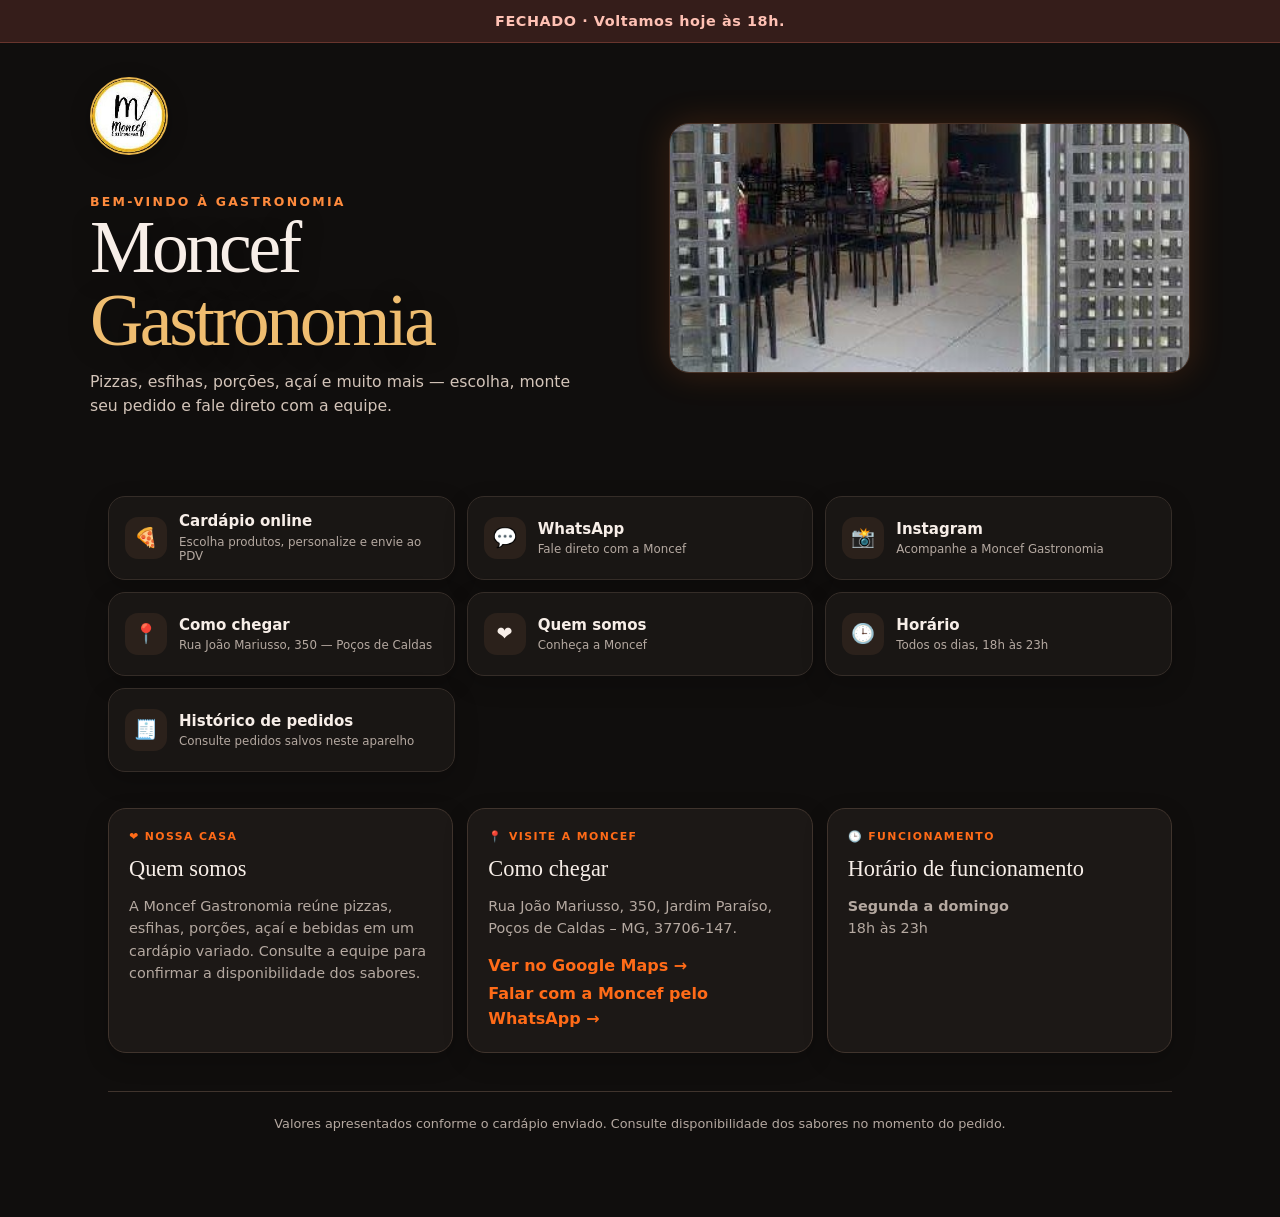
<file: index.html>
<!doctype html>
<html lang="pt-BR">
<head>
  <meta charset="utf-8">
  <meta name="viewport" content="width=device-width, initial-scale=1">
  <title>Moncef Gastronomia | Cardápio</title>
  <meta name="description" content="Conheça o cardápio Moncef Gastronomia: pizzas, esfihas, porções, açaí, bebidas e muito mais.">
  <meta property="og:type" content="website">
  <meta property="og:title" content="Moncef Gastronomia | Cardápio">
  <meta property="og:description" content="Pizzas, esfihas, porções, açaí e bebidas. Escolha seu próximo sabor favorito.">
  <meta name="twitter:card" content="summary_large_image">
  <meta name="theme-color" content="#211b1a">
  <meta name="apple-mobile-web-app-capable" content="yes">
  <meta name="apple-mobile-web-app-status-bar-style" content="default">
  <meta name="apple-mobile-web-app-title" content="Moncef Gastronomia">
  <style>
    :root{--ink:#f7eee8;--paper:#100e0d;--cream:#1b1715;--tomato:#ff6b18;--gold:#ff9b56;--muted:#b5a9a1;--line:#40342d;--white:#1c1816}
    *{box-sizing:border-box}
    html{scroll-behavior:smooth;scroll-padding-top:90px}
    body{margin:0;background:var(--paper);color:var(--ink);font-family:Inter,ui-sans-serif,system-ui,-apple-system,BlinkMacSystemFont,"Segoe UI",sans-serif;line-height:1.55}
    .hero{position:relative;overflow:hidden;background:#171311;color:var(--ink);padding:56px 20px 48px;text-align:center}
    .hero:before,.hero:after{content:"";position:absolute;border:1px solid rgba(212,154,66,.3);border-radius:50%;width:310px;height:310px;top:-205px;left:-100px;transform:rotate(25deg)}
    .hero:after{width:230px;height:230px;left:auto;right:-80px;top:auto;bottom:-160px}
    .eyebrow{color:#efbd70;text-transform:uppercase;font-size:.72rem;font-weight:800;letter-spacing:.2em;margin:0 0 12px}
    h1{font-family:Georgia,"Times New Roman",serif;font-size:clamp(2.8rem,8vw,5rem);font-weight:500;letter-spacing:-.045em;line-height:.98;margin:0}
    .hero p{max-width:600px;margin:17px auto 0;color:#e4d8c7;font-size:1rem}
    .hero .spark{color:#efbd70}
    .nav-wrap{position:sticky;top:0;z-index:5;background:rgba(16,14,13,.96);border-bottom:1px solid var(--line);backdrop-filter:blur(12px)}
    nav{max-width:1100px;margin:auto;display:flex;gap:9px;overflow-x:auto;padding:12px 18px;scrollbar-width:thin}
    nav a{flex:0 0 auto;text-decoration:none;color:var(--ink);font-size:.83rem;font-weight:750;padding:8px 13px;border:1px solid var(--line);border-radius:999px;background:var(--white)}
    nav a:hover{background:var(--tomato);color:#fff;border-color:var(--tomato)}
    main{max-width:1100px;margin:0 auto;padding:34px 18px 70px}
    .intro{text-align:center;color:var(--muted);font-size:.94rem;margin:0 auto 34px;max-width:670px}
    .section{margin:32px 0 52px;scroll-margin-top:82px}
    .section-heading{display:flex;align-items:end;justify-content:space-between;gap:16px;margin:0 0 18px;padding-bottom:12px;border-bottom:1px solid var(--line)}
    h2{font-family:Georgia,"Times New Roman",serif;font-weight:500;font-size:2.25rem;line-height:1;margin:0;letter-spacing:-.035em}
    .section-kicker{color:var(--tomato);font-weight:800;letter-spacing:.13em;text-transform:uppercase;font-size:.68rem;margin-bottom:6px}
    .hint{font-size:.82rem;color:var(--muted);text-align:right}
    .grid{display:grid;grid-template-columns:repeat(2,minmax(0,1fr));gap:16px}
    .grid.three{grid-template-columns:repeat(3,minmax(0,1fr))}
    .card{background:var(--white);border:1px solid var(--line);border-radius:18px;padding:20px 21px;box-shadow:0 7px 22px rgba(69,45,26,.035)}
    .card h3{font-family:Georgia,"Times New Roman",serif;font-weight:500;font-size:1.42rem;line-height:1.15;margin:0 0 6px}
    .card .sub{color:var(--muted);font-size:.82rem;margin:-1px 0 13px}
    .items{list-style:none;margin:0;padding:0}
    .items li{padding:11px 0;border-bottom:1px dashed var(--line)}
    .items li:last-child{border-bottom:0;padding-bottom:0}
    .item-top{display:flex;align-items:baseline;justify-content:space-between;gap:10px}
    .name{font-weight:800;font-size:.94rem;line-height:1.28}
    .price{white-space:nowrap;font-weight:850;color:var(--tomato);font-size:.94rem}
    .desc{display:block;color:var(--muted);font-size:.81rem;line-height:1.35;margin-top:3px}
    .pill{display:inline-block;background:#33251a;color:#ffbd82;font-size:.72rem;font-weight:800;border-radius:999px;padding:5px 9px;margin:0 5px 6px 0}
    .price-table{width:100%;border-collapse:collapse;font-size:.89rem;margin-top:9px}
    .price-table th{text-align:left;color:var(--muted);font-size:.72rem;text-transform:uppercase;letter-spacing:.08em;padding:7px 4px;border-bottom:1px solid var(--line)}
    .price-table td{padding:9px 4px;border-bottom:1px dashed var(--line)}
    .price-table td:not(:first-child){text-align:right;font-weight:800;color:var(--tomato);white-space:nowrap}
    .note{background:#251b15;border-left:4px solid var(--gold);border-radius:0 12px 12px 0;padding:13px 15px;color:#f0d4bf;font-size:.83rem;margin-top:15px}
    .flavor-list{display:grid;grid-template-columns:1fr 1fr;gap:0 18px}
    .flavor-list .items li{font-size:.88rem}
    .extras-grid{display:grid;grid-template-columns:repeat(3,minmax(0,1fr));gap:15px}
    .extras-grid .card{padding:17px}
    .extras-grid h3{font-size:1.22rem}
    .extras-grid .items li{padding:7px 0;font-size:.86rem}
    .footer-note{text-align:center;border-top:1px solid var(--line);padding:22px 12px 0;color:var(--muted);font-size:.8rem}
    @media(max-width:740px){.grid.three,.extras-grid{grid-template-columns:repeat(2,minmax(0,1fr))}}
    @media(max-width:560px){.hero{padding:47px 18px 40px}.hero p{font-size:.93rem}main{padding:25px 14px 54px}.grid,.grid.three,.extras-grid{grid-template-columns:1fr}.section{margin:28px 0 42px}.section-heading{align-items:start;flex-direction:column;gap:6px}.hint{text-align:left}.card{padding:18px}.flavor-list{grid-template-columns:1fr}h2{font-size:2rem}.intro{font-size:.88rem}}
    /* Moncef Gastronomia: destaque visual e fotos por categoria */
    .hero{min-height:410px;display:flex;align-items:center;text-align:left;padding:62px 22px}
    .hero:before{inset:0;top:0;left:0;width:auto;height:auto;border:0;border-radius:0;transform:none;background:linear-gradient(90deg,rgba(23,16,14,.94) 0%,rgba(23,16,14,.73) 48%,rgba(23,16,14,.16) 100%);z-index:1}
    .hero-photo{position:absolute;inset:0;width:100%;height:100%;object-fit:cover;z-index:0;opacity:.86}
    .hero:after{z-index:2;pointer-events:none}
    .hero-content{position:relative;z-index:3;width:min(100%,1050px);margin:0 auto}
    .hero .eyebrow{font-size:.82rem;letter-spacing:.22em;color:#ffc46c}
    .hero h1{font-size:clamp(3rem,8vw,6rem);max-width:800px;line-height:.96;text-shadow:0 4px 24px rgba(0,0,0,.35)}
    .hero-content>p:not(.eyebrow){margin:17px 0 22px;max-width:510px;font-size:1.06rem;color:#fff0dc}
    .hero-cta{display:inline-flex;gap:12px;align-items:center;text-decoration:none;background:var(--tomato);color:#fff;font-weight:850;padding:12px 19px;border-radius:999px;box-shadow:0 8px 25px rgba(0,0,0,.22);transition:transform .2s,background .2s}
    .hero-cta:hover{background:#e45a36;transform:translateY(-2px)}
    .photo-disclaimer{text-align:center;color:var(--muted);font-size:.75rem;margin:-24px auto 30px}
    .category-shot{margin:0 0 18px;background:var(--white);border:1px solid var(--line);padding:6px;border-radius:20px;box-shadow:0 12px 28px rgba(69,45,26,.08)}
    .category-shot img{display:block;width:100%;aspect-ratio:2.45/1;object-fit:cover;border-radius:15px}
    .category-shot figcaption{text-align:right;color:var(--muted);font-size:.68rem;padding:5px 7px 0}
    @media(max-width:560px){.hero{min-height:390px;padding:48px 20px}.hero:before{background:linear-gradient(90deg,rgba(23,16,14,.88),rgba(23,16,14,.57))}.hero h1{font-size:clamp(2.8rem,13vw,4.3rem)}.hero-content>p:not(.eyebrow){font-size:.94rem}.category-shot img{aspect-ratio:1.55/1}}
    /* Navegação por partes: mostra uma categoria de cada vez */
    .hero{min-height:365px}
    .home-screen{display:block;margin:0 0 38px;scroll-margin-top:18px}
    .home-intro{text-align:center;max-width:720px;margin:0 auto 25px}
    .home-intro h2{font-size:clamp(2rem,5vw,3rem);margin:0 0 10px}
    .home-intro p{color:var(--muted);margin:0 auto;max-width:570px}
    .category-grid{display:grid;grid-template-columns:repeat(2,minmax(0,1fr));gap:17px}
    .category-card{position:relative;display:flex;flex-direction:column;overflow:hidden;min-height:310px;background:var(--white);color:var(--ink);text-decoration:none;border:1px solid var(--line);border-radius:20px;box-shadow:0 9px 26px rgba(69,45,26,.08);transition:transform .18s,box-shadow .18s}
    .category-card:hover{transform:translateY(-3px);box-shadow:0 15px 34px rgba(69,45,26,.14)}
    .category-card>img{width:100%;height:190px;object-fit:cover;display:block}
    .category-icon{position:absolute;top:162px;left:17px;width:52px;height:52px;display:grid;place-items:center;background:var(--white);border:3px solid var(--paper);border-radius:50%;font-size:1.55rem}
    .category-title{font-family:Georgia,"Times New Roman",serif;font-size:1.65rem;font-weight:700;margin:28px 18px 2px}
    .category-desc{color:var(--muted);font-size:.88rem;margin:0 18px 14px}
    .category-action{margin:auto 18px 17px;color:var(--tomato);font-weight:850;font-size:.84rem;display:flex;justify-content:space-between;align-items:center}
    .info-grid{display:grid;grid-template-columns:repeat(3,minmax(0,1fr));gap:14px;margin-top:36px}
    .info-card{scroll-margin-top:90px;background:var(--white);border:1px solid var(--line);border-radius:18px;padding:20px;box-shadow:0 8px 24px rgba(0,0,0,.2)}
    .info-card h3{font-family:Georgia,"Times New Roman",serif;font-weight:500;font-size:1.4rem;margin:0 0 8px}
    .info-card p{color:var(--muted);font-size:.9rem;margin:0 0 10px}
    .info-link{display:inline-block;margin-top:4px;color:var(--tomato);font-weight:850;text-decoration:none}
    .info-link:hover{text-decoration:underline}
    .photo-disclaimer{text-align:center;color:var(--muted);font-size:.74rem;margin:21px auto 0}
    .back-home{display:inline-flex;align-items:center;gap:8px;margin:0 0 18px;padding:10px 15px;border-radius:999px;border:1px solid var(--line);background:var(--white);color:var(--ink);font-weight:800;text-decoration:none;font-size:.88rem}
    .back-home:hover{background:var(--tomato);border-color:var(--tomato);color:#fff}
    main .section{display:none}
    main:has(.section:target) .section:target{display:block}
    main:has(.section:target) .home-screen{display:none}
    main:not(:has(.section:target)) .home-screen{display:block}
    @media(max-width:560px){.hero{min-height:355px}.category-grid{grid-template-columns:1fr;gap:14px}.category-card{min-height:290px}.category-card>img{height:175px}.category-icon{top:147px}.category-title{font-size:1.55rem}.home-screen{margin-bottom:30px}}
    .brand-logo{width:78px;height:78px;object-fit:cover;border:2px solid #e8b54d;border-radius:50%;box-shadow:0 5px 20px rgba(0,0,0,.25);margin-bottom:12px}
    .hero-buttons{display:flex;flex-wrap:wrap;gap:10px}
    .hero-cta-light{background:#2b221d;color:#fff2e8}
    .hero-cta-light:hover{background:#3b2b22;color:#fff}
    .store-panel{display:grid;grid-template-columns:1.05fr .95fr;overflow:hidden;margin:24px 0 0;background:var(--white);border:1px solid var(--line);border-radius:22px;box-shadow:0 10px 28px rgba(69,45,26,.08)}
    .store-panel figure{margin:0;min-height:280px;position:relative}
    .store-panel figure img{display:block;width:100%;height:100%;min-height:280px;object-fit:cover;object-position:center 72%}
    .store-panel figcaption{position:absolute;right:10px;bottom:10px;background:rgba(33,27,26,.78);color:#fff;padding:5px 9px;border-radius:20px;font-size:.7rem}
    .store-details{padding:26px;display:flex;flex-direction:column;justify-content:center;gap:8px}
    .contact-brand{display:flex;align-items:center;gap:13px}
    .contact-brand img{width:58px;height:58px;border-radius:50%;object-fit:cover;border:2px solid var(--gold)}
    .contact-brand h3{font-family:Georgia,"Times New Roman",serif;font-size:1.4rem;margin:0 0 1px}
    .contact-brand span,.store-details>p{color:var(--muted);font-size:.9rem}
    .store-details>p{margin:8px 0 0}
    .contact-number{color:var(--ink)!important}
    .contact-actions{display:flex;flex-wrap:wrap;gap:9px;margin-top:6px}
    .contact-actions a{display:inline-flex;text-decoration:none;background:var(--tomato);color:#fff;font-weight:800;font-size:.82rem;padding:10px 13px;border-radius:999px}
    .contact-actions a:last-child{background:#2b221d}
    .contact-actions a:hover{filter:brightness(1.12)}
    @media(max-width:620px){.store-panel{grid-template-columns:1fr}.store-panel figure,.store-panel figure img{min-height:220px;height:250px}.store-details{padding:21px}.hero-buttons{gap:8px}.hero-cta{font-size:.86rem;padding:11px 14px}}
    .top-contact{max-width:1100px;margin:14px auto 22px;padding:10px;display:grid;grid-template-columns:190px 1fr auto;align-items:center;gap:17px;background:var(--white);border:1px solid var(--line);border-radius:18px;box-shadow:0 8px 22px rgba(69,45,26,.07)}
    .top-facade{display:block;width:190px;height:116px;object-fit:cover;object-position:center 72%;border-radius:12px}
    .top-contact-copy{display:flex;flex-direction:column;gap:3px}
    .top-contact-copy strong{font-family:Georgia,"Times New Roman",serif;font-size:1.28rem}
    .top-contact-copy span{color:var(--muted);font-size:.85rem}
    .top-contact-copy .top-phone{color:var(--ink);font-weight:750;margin-top:3px}
    .top-contact-links{display:flex;flex-direction:column;gap:8px;padding-right:8px}
    .top-contact-links a{display:inline-flex;align-items:center;justify-content:center;gap:8px;min-width:142px;padding:11px 14px;border-radius:999px;color:#fff;text-decoration:none;font-size:.86rem;font-weight:850}
    .top-whatsapp{background:#16884c}.top-instagram{background:#9b3977}
    .top-contact-links a:hover{filter:brightness(1.08)}
    @media(max-width:650px){.top-contact{margin:10px 12px 18px;grid-template-columns:96px 1fr;gap:10px;padding:9px}.top-facade{width:96px;height:96px}.top-contact-copy strong{font-size:1.05rem}.top-contact-copy span{font-size:.78rem}.top-contact-links{grid-column:1/-1;flex-direction:row;padding:0;gap:8px}.top-contact-links a{flex:1;min-width:0;padding:10px 8px;font-size:.83rem}}
    /* Página inicial inspirada na Dom Juan, adaptada à Moncef */
    .store-status{padding:10px 14px;text-align:center;font-size:.9rem;font-weight:900;letter-spacing:.04em}
    .store-status.is-open{background:#173322;color:#bdeacb;border-bottom:1px solid #245d36}
    .store-status.is-closed{background:#351d1a;color:#ffc1b4;border-bottom:1px solid #68352d}
    .hero{min-height:0;display:grid;grid-template-columns:1fr minmax(280px,.95fr);align-items:center;gap:30px;text-align:left;padding:34px max(20px,calc((100% - 1100px)/2));background:#100e0d;color:#f7eee8}
    .hero:before,.hero:after{display:none}
    .hero-photo{position:static;inset:auto;width:100%;height:250px;object-fit:cover;object-position:center 65%;border:1px solid #493226;border-radius:20px;opacity:1;box-shadow:0 0 34px #e96a1830}
    .hero-content{width:100%;max-width:540px;margin:0}
    .hero .eyebrow{font-size:.78rem;color:#ff8b3d;letter-spacing:.18em}
    .hero h1{font-size:clamp(2.6rem,6vw,4.6rem);line-height:.98}
    .hero-content>p:not(.eyebrow){color:#d3c4b9;margin:14px 0 0;font-size:.98rem}
    .main-shortcuts{display:grid;grid-template-columns:repeat(3,minmax(0,1fr));gap:12px;margin:10px 0 34px}
    .main-shortcut{display:flex;align-items:center;gap:12px;min-height:84px;padding:15px 16px;background:#191614;color:var(--ink);border:1px solid #352d28;border-radius:17px;text-decoration:none;box-shadow:0 8px 24px #0003;transition:border-color .18s,transform .18s,background .18s}
    .main-shortcut:hover{border-color:var(--tomato);background:#211812;transform:translateY(-2px)}
    .main-shortcut-icon{flex:0 0 42px;width:42px;height:42px;display:grid;place-items:center;border-radius:13px;background:#2b211b;font-size:1.2rem}
    .main-shortcut strong{display:block;font-size:.94rem;line-height:1.2}
    .main-shortcut small{display:block;color:var(--muted);font-size:.74rem;line-height:1.25;margin-top:4px}
    .home-screen>.home-intro,.home-screen>.category-grid,.home-screen>.photo-disclaimer{display:none}
    .info-card{box-shadow:0 8px 24px #0003}
    @media(max-width:740px){.hero{grid-template-columns:1fr 1fr;gap:18px;padding:28px 20px}.hero-photo{height:210px}.main-shortcuts{grid-template-columns:repeat(2,minmax(0,1fr))}.info-grid{grid-template-columns:1fr 1fr}}
    @media(max-width:560px){.hero{grid-template-columns:1fr 1fr;gap:12px;padding:24px 14px}.hero-photo{height:155px;border-radius:15px}.hero-content .brand-logo{width:54px;height:54px;margin-bottom:7px}.hero .eyebrow{font-size:.64rem;letter-spacing:.12em;margin-bottom:8px}.hero h1{font-size:clamp(1.75rem,8vw,2.4rem);line-height:1}.hero-content>p:not(.eyebrow){font-size:.77rem;line-height:1.35;margin-top:9px}.main-shortcuts{grid-template-columns:repeat(2,minmax(0,1fr));gap:9px;margin:14px 0 26px}.main-shortcut{min-height:77px;padding:11px 9px;gap:9px;border-radius:14px}.main-shortcut-icon{flex-basis:34px;width:34px;height:34px;font-size:1rem}.main-shortcut strong{font-size:.82rem}.main-shortcut small{font-size:.68rem}.info-grid{grid-template-columns:1fr}.home-screen{margin-bottom:24px}}
  </style>
</head>
<body>
  <div id="storeStatusBanner" class="store-status is-closed" role="status">Carregando horário...</div>
  <header class="hero">
    <div class="hero-content">
      <img class="brand-logo" src="logo.jpg" alt="Logo Moncef Gastronomia">
      <p class="eyebrow">BEM-VINDO À GASTRONOMIA</p>
      <h1>Moncef<br><span class="spark">Gastronomia</span></h1>
      <p>Pizzas, esfihas, porções, açaí e muito mais — escolha, monte seu pedido e fale direto com a equipe.</p>
    </div>
    <img class="hero-photo" src="fachada.jpg" alt="Fachada da Moncef Gastronomia" loading="eager">
  </header>
  <main>
    <section class="home-screen" id="inicio">
      <div class="main-shortcuts" aria-label="Atalhos principais">
        <a class="main-shortcut" href="delivery.html"><span class="main-shortcut-icon">🍕</span><span><strong>Cardápio online</strong><small>Escolha produtos, personalize e envie ao PDV</small></span></a>
        <a class="main-shortcut" href="https://wa.me/553591543236" target="_blank" rel="noopener noreferrer"><span class="main-shortcut-icon">💬</span><span><strong>WhatsApp</strong><small>Fale direto com a Moncef</small></span></a>
        <a class="main-shortcut" href="https://www.instagram.com/moncef_gastronomia/" target="_blank" rel="noopener noreferrer"><span class="main-shortcut-icon">📸</span><span><strong>Instagram</strong><small>Acompanhe a Moncef Gastronomia</small></span></a>
        <a class="main-shortcut" href="#como-chegar"><span class="main-shortcut-icon">📍</span><span><strong>Como chegar</strong><small>Rua João Mariusso, 350 — Poços de Caldas</small></span></a>
        <a class="main-shortcut" href="#quem-somos"><span class="main-shortcut-icon">❤️</span><span><strong>Quem somos</strong><small>Conheça a Moncef</small></span></a>
        <a class="main-shortcut" href="#horarios"><span class="main-shortcut-icon">🕒</span><span><strong>Horário</strong><small>Todos os dias, 18h às 23h</small></span></a>
        <a class="main-shortcut" href="delivery.html#historico"><span class="main-shortcut-icon">🧾</span><span><strong>Histórico de pedidos</strong><small>Consulte pedidos salvos neste aparelho</small></span></a>
      </div>
      <div class="info-grid" aria-label="Informações da Moncef Gastronomia">
        <article class="info-card" id="quem-somos"><div class="section-kicker">❤️ Nossa casa</div><h3>Quem somos</h3><p>A Moncef Gastronomia reúne pizzas, esfihas, porções, açaí e bebidas em um cardápio variado. Consulte a equipe para confirmar a disponibilidade dos sabores.</p></article>
        <article class="info-card" id="como-chegar"><div class="section-kicker">📍 Visite a Moncef</div><h3>Como chegar</h3><p>Rua João Mariusso, 350, Jardim Paraíso, Poços de Caldas – MG, 37706-147.</p><a class="info-link" href="https://www.google.com/maps/place/Moncef+Gastronomia/@-21.8274839,-46.5585096,17z/data=!3m1!4b1!4m6!3m5!1s0x94c9c31b11f8d621:0x22e1fa1bc14c52b7!8m2!3d-21.8274839!4d-46.5585096!16s%2Fg%2F11y1r0scqw?entry=ttu&amp;g_ep=EgoyMDI2MDkzMC4wIKXMDSoASAFQAw%3D%3D" target="_blank" rel="noopener noreferrer">Ver no Google Maps →</a><a class="info-link" href="https://wa.me/553591543236" target="_blank" rel="noopener noreferrer">Falar com a Moncef pelo WhatsApp →</a></article>
        <article class="info-card" id="horarios"><div class="section-kicker">🕒 Funcionamento</div><h3>Horário de funcionamento</h3><p><strong>Segunda a domingo</strong><br>18h às 23h</p></article>
      </div>
    </section>

    <section class="section" id="pizzas">
      <a class="back-home" href="#inicio">← Voltar às categorias</a>
      <div class="section-heading"><div><div class="section-kicker">No capricho, do começo ao fim</div><h2>🍕 Pizzas</h2></div><div class="hint">4 ou 8 fatias · sabores salgados</div></div>
      <figure class="category-shot"><img src="pizza.jpg" alt="Pizza assada com calabresa, queijo e orégano" loading="lazy"><figcaption>Uma imagem ilustrativa para abrir o apetite</figcaption></figure>
      <div class="note">Todas as pizzas salgadas levam molho de tomate italiano, muçarela, orégano e azeitonas — exceto Calabresa Paulista.</div>
      <div class="grid three" style="margin-top:16px">
        <article class="card"><h3>Tradicionais</h3><p class="sub">4 fatias · R$ 42 &nbsp;|&nbsp; 8 fatias · R$ 68</p><ul class="items">
          <li><span class="name">4 Queijos</span><span class="desc">Provolone, parmesão, requeijão e muçarela</span></li>
          <li><span class="name">Calabresa Barbecue</span><span class="desc">Calabresa e molho barbecue</span></li>
          <li><span class="name">Calabresa Mineira</span><span class="desc">Calabresa e cebola</span></li>
          <li><span class="name">Frango</span><span class="desc">Frango desfiado, requeijão ou cheddar</span></li>
          <li><span class="name">Lombinho</span><span class="desc">Lombinho canadense e requeijão</span></li>
          <li><span class="name">Madri</span><span class="desc">Calabresa, tomate e cebola</span></li>
          <li><span class="name">Portuguesa</span><span class="desc">Presunto, ovo cozido, tomate, ervilha e cebola</span></li>
          <li><span class="name">Viena</span><span class="desc">Presunto, manjericão fresco, champignon, tomate e parmesão</span></li>
        </ul></article>
        <article class="card"><h3>Promocionais</h3><p class="sub">4 fatias · R$ 35 &nbsp;|&nbsp; 8 fatias · R$ 55</p><ul class="items">
          <li><span class="name">Calabresa Paulista</span><span class="desc">Calabresa e cebola (sem muçarela)</span></li>
          <li><span class="name">Marguerita</span><span class="desc">Tomate, alho dourado, parmesão e manjericão fresco</span></li>
          <li><span class="name">Margueritinha</span><span class="desc">Tomate-cereja, alho dourado, parmesão e manjericão fresco</span></li>
          <li><span class="name">Muçarela</span><span class="desc">Muçarela e tomate</span></li>
          <li><span class="name">Napolitana</span><span class="desc">Tomate e parmesão</span></li>
          <li><span class="name">Parmegiana</span><span class="desc">Presunto, manjericão fresco e parmesão</span></li>
          <li><span class="name">Presunto</span><span class="desc">Muçarela e presunto</span></li>
        </ul></article>
        <article class="card"><h3>Especiais</h3><p class="sub">4 fatias · R$ 44 &nbsp;|&nbsp; 8 fatias · R$ 74</p><ul class="items">
          <li><span class="name">5 Queijos</span><span class="desc">Provolone, parmesão, requeijão, gorgonzola e muçarela</span></li>
          <li><span class="name">Bacon Especial</span><span class="desc">Bacon, ovo cozido, parmesão e cheddar</span></li>
          <li><span class="name">Batata Especial</span><span class="desc">Batata frita, cheddar e bacon</span></li>
          <li><span class="name">Brócolis Especial</span><span class="desc">Brócolis, alho dourado, bacon e requeijão</span></li>
          <li><span class="name">Calabresa Especial</span><span class="desc">Calabresa, cheddar, bacon e cebola</span></li>
          <li><span class="name">Franguinho</span><span class="desc">Frango desfiado, milho, requeijão e parmesão</span></li>
          <li><span class="name">Frango Especial</span><span class="desc">Frango desfiado, requeijão e batata palha</span></li>
          <li><span class="name">Lombinho com Abacaxi</span><span class="desc">Lombinho canadense e abacaxi</span></li>
          <li><span class="name">Milho Especial</span><span class="desc">Milho, ovo cozido, requeijão e parmesão</span></li>
          <li><span class="name">Palmito Especial</span><span class="desc">Palmito, requeijão, tomate, cebola e parmesão</span></li>
        </ul></article>
        <article class="card"><h3>Gourmet</h3><p class="sub">Preços indicados como 4 fatias / 8 fatias</p><ul class="items">
          <li><span class="name">Alcatra Especial</span><span class="price">R$ 53 / 87</span><span class="desc">Alcatra, alho dourado, champignon e requeijão</span></li>
          <li><span class="name">Alcatra com Fritas</span><span class="price">R$ 53 / 87</span><span class="desc">Alcatra, batata frita e catupiry</span></li>
          <li><span class="name">Carne Seca Barbecue</span><span class="price">R$ 55 / 93</span><span class="desc">Carne seca, cebola-roxa, barbecue e tomate-cereja</span></li>
          <li><span class="name">Carne Seca</span><span class="price">R$ 55 / 93</span><span class="desc">Carne seca. Escolha: requeijão, cheddar ou cream cheese</span></li>
          <li><span class="name">Costela à Moda</span><span class="price">R$ 55 / 93</span><span class="desc">Costela desfiada, requeijão, provolone e pimenta-biquinho</span></li>
          <li><span class="name">Doritos</span><span class="price">R$ 55 / 93</span><span class="desc">Bacon, cheddar e Doritos</span></li>
        </ul></article>
        <article class="card"><h3>Premium</h3><p class="sub">4 fatias · R$ 48 &nbsp;|&nbsp; 8 fatias · R$ 80</p><ul class="items">
          <li><span class="name">6 Queijos</span><span class="desc">Parmesão, provolone, gorgonzola, requeijão e cheddar</span></li>
          <li><span class="name">5 Carnes</span><span class="desc">Calabresa, lombinho, costela, bacon e frango desfiado</span></li>
          <li><span class="name">À Moda da Casa</span><span class="desc">Presunto, calabresa, bacon, cebola e ovo cozido</span></li>
          <li><span class="name">Atum</span><span class="desc">Atum e cebola</span></li>
          <li><span class="name">Brócolis à Moda</span><span class="desc">Brócolis, frango desfiado, alho dourado, bacon e requeijão</span></li>
          <li><span class="name">Calabresa à Moda</span><span class="desc">Calabresa, cebola, milho, bacon e requeijão</span></li>
          <li><span class="name">Peito de Peru</span><span class="desc">Peito de peru e requeijão</span></li>
          <li><span class="name">Costela</span><span class="desc">Costela desfiada e cebola-roxa. Escolha cheddar, requeijão ou cream cheese</span></li>
          <li><span class="name">Estrogonofe</span><span class="desc">Estrogonofe, champignon e batata palha. Escolha carne ou frango</span></li>
          <li><span class="name">Franbacon</span><span class="desc">Frango desfiado e bacon. Escolha requeijão, cheddar ou cream cheese</span></li>
          <li><span class="name">Moncef à Moda</span><span class="desc">Presunto, lombinho, calabresa ralada e requeijão</span></li>
          <li><span class="name">Peito de Peru com Abacaxi</span><span class="desc">Peito de peru e abacaxi</span></li>
          <li><span class="name">Portuguesa à Moda</span><span class="desc">Presunto, ervilha, palmito, requeijão, cebola, tomate e ovo cozido</span></li>
        </ul></article>
        <article class="card"><h3>Doces</h3><p class="sub">4 fatias / 8 fatias</p><ul class="items">
          <li><span class="name">Banana Nevada</span><span class="price">R$ 42 / 70</span><span class="desc">Creme de leite, banana, chocolate branco e canela</span></li>
          <li><span class="name">Brigadeiro com Morango</span><span class="price">R$ 42 / 70</span><span class="desc">Creme de leite condensado, chocolate preto, granulado, morango e brigadeiro</span></li>
          <li><span class="name">KitKat</span><span class="price">R$ 42 / 70</span><span class="desc">Creme de leite, chocolate ao leite, KitKat, amendoim triturado e leite condensado</span></li>
          <li><span class="name">Mesclado</span><span class="price">R$ 48 / 80</span><span class="desc">Creme de leite, chocolate preto e chocolate branco</span></li>
          <li><span class="name">Morango ao Chocolate</span><span class="price">R$ 48 / 80</span><span class="desc">Creme de leite, morango, chocolate preto e chocolate branco</span></li>
          <li><span class="name">M&amp;M</span><span class="price">R$ 42 / 70</span><span class="desc">Creme de leite, chocolate ao leite, M&amp;M e leite condensado</span></li>
          <li><span class="name">Ouro Branco</span><span class="price">R$ 42 / 70</span><span class="desc">Creme de leite, chocolate ao leite, Ouro Branco, amendoim triturado e leite condensado</span></li>
          <li><span class="name">Ovomaltine</span><span class="price">R$ 42 / 70</span><span class="desc">Creme de leite, chocolate ao leite, Ovomaltine e leite condensado</span></li>
          <li><span class="name">Prestígio</span><span class="price">R$ 42 / 70</span><span class="desc">Creme de leite, chocolate ao leite, leite condensado, coco ralado e Prestígio</span></li>
          <li><span class="name">Romeu e Julieta</span><span class="price">R$ 42 / 70</span><span class="desc">Muçarela, goiabada e catupiry</span></li>
          <li><span class="name">Tentação</span><span class="price">R$ 48 / 80</span><span class="desc">Creme de leite, chocolate ao leite, morango e calda de morango</span></li>
          <li><span class="name">Uva ao Chocolate</span><span class="price">R$ 48 / 80</span><span class="desc">Creme de leite, uva, chocolate ao leite e chocolate branco</span></li>
        </ul></article>

      </div>
      <a class="back-home back-home-bottom" href="#inicio">← Voltar às categorias</a>
    </section>

    <section class="section" id="bordas-complementos">
      <a class="back-home" href="#inicio">← Voltar à página inicial</a>
      <div class="section-heading"><div><div class="section-kicker">Depois das pizzas</div><h2>🧀 Bordas e complementos</h2></div><div class="hint">Escolha opções para completar seu pedido</div></div>
      <div class="grid three">
        <article class="card"><h3>Bordas recheadas</h3><p class="sub">Catupiry · cheddar · chocolate · cream cheese</p><table class="price-table"><thead><tr><th>Tamanho da pizza</th><th>Valor da borda</th></tr></thead><tbody><tr><td>4 fatias</td><td>R$ 9</td></tr><tr><td>8 fatias</td><td>R$ 16</td></tr></tbody></table></article>
        <article class="card"><h3>Monte sua pizza</h3><p class="sub">4 fatias · R$ 48 &nbsp;|&nbsp; 8 fatias · R$ 80</p><p>Molho de tomate italiano, muçarela, orégano, azeitonas e mais <strong>5 ingredientes à sua escolha</strong>.</p></article>
        <article class="card"><h3>Calzones</h3><p class="sub">Doces ou salgados · escolha entre os sabores de pizza</p><table class="price-table"><tbody><tr><td>Pequeno</td><td>R$ 40</td></tr><tr><td>Grande</td><td>R$ 50</td></tr></tbody></table></article>
      </div>
      <a class="back-home back-home-bottom" href="#inicio">← Voltar à página inicial</a>
    </section>

    <section class="section" id="esfihas">
      <a class="back-home" href="#inicio">← Voltar às categorias</a>
      <div class="section-heading"><div><div class="section-kicker">Assadas e recheadas</div><h2>🥟 Esfihas</h2></div><div class="hint">Tradicionais R$ 8 · Gourmet R$ 10 cada</div></div>
      <figure class="category-shot"><img src="esfihas.jpg" alt="Esfihas assadas salgadas e doces" loading="lazy"><figcaption>Esfihas ilustrativas</figcaption></figure>
      <div class="grid">
        <article class="card"><h3>Tradicionais</h3><p class="sub">R$ 8 cada</p><div class="flavor-list"><ul class="items">
          <li><span class="name">Azeitonas pretas</span><span class="desc">Muçarela</span></li><li><span class="name">Bacon</span><span class="desc">Muçarela</span></li><li><span class="name">Brócolis</span><span class="desc">Requeijão e bacon</span></li><li><span class="name">Calabresa ralada</span><span class="desc">Cebola e tomate picados</span></li><li><span class="name">Calabresa ralada</span><span class="desc">Requeijão</span></li><li><span class="name">Calabresa ralada</span><span class="desc">Cheddar</span></li><li><span class="name">Calabresa ralada</span><span class="desc">Cream cheese</span></li><li><span class="name">Carne</span><span class="desc">Cebola e tomate picados</span></li>
        </ul><ul class="items">
          <li><span class="name">Frango</span><span class="desc">Requeijão</span></li><li><span class="name">Frango</span><span class="desc">Cheddar</span></li><li><span class="name">Frango</span><span class="desc">Cream cheese</span></li><li><span class="name">Milho</span><span class="desc">Bacon e requeijão</span></li><li><span class="name">Muçarela</span></li><li><span class="name">Muçarela</span><span class="desc">Alho</span></li><li><span class="name">Muçarela</span><span class="desc">Tomate</span></li><li><span class="name">Palmito</span><span class="desc">Muçarela</span></li><li><span class="name">Presunto</span><span class="desc">Muçarela</span></li>
        </ul></div></article>
        <article class="card"><h3>Gourmet</h3><p class="sub">R$ 10 cada</p><ul class="items">
          <li><span class="name">4 Queijos</span></li><li><span class="name">Calabresa ralada</span><span class="desc">Muçarela</span></li><li><span class="name">Carne</span><span class="desc">Cebola, tomate picados e bacon</span></li><li><span class="name">Carne</span><span class="desc">Cebola, tomate picados e muçarela</span></li><li><span class="name">Carne seca</span><span class="desc">Requeijão</span></li><li><span class="name">Carne seca</span><span class="desc">Muçarela</span></li><li><span class="name">Costela</span><span class="desc">Requeijão</span></li><li><span class="name">Costela</span><span class="desc">Muçarela</span></li><li><span class="name">Doritos</span><span class="desc">Muçarela e cheddar</span></li><li><span class="name">Frango</span><span class="desc">Muçarela</span></li><li><span class="name">Lombinho</span><span class="desc">Muçarela e requeijão</span></li><li><span class="name">Muçarela</span><span class="desc">Milho e bacon</span></li><li><span class="name">Peito de peru</span><span class="desc">Muçarela</span></li><li><span class="name">Peito de peru</span><span class="desc">Muçarela e abacaxi</span></li><li><span class="name">Tomate seco</span><span class="desc">Muçarela</span></li></ul></article>
      </div>
      <div class="grid" style="margin-top:16px"><article class="card"><h3>Combos de esfihas</h3><p class="sub">Escolha tradicionais ou gourmet</p><table class="price-table"><thead><tr><th>Quantidade</th><th>Tradicionais</th><th>Gourmet</th></tr></thead><tbody><tr><td>6 esfihas</td><td>R$ 45</td><td>R$ 56</td></tr><tr><td>10 esfihas</td><td>R$ 70</td><td>R$ 90</td></tr><tr><td>15 esfihas</td><td>R$ 98</td><td>R$ 120</td></tr></tbody></table></article>
      <article class="card"><h3>Esfihas doces</h3><ul class="items">
        <li><span class="name">Banana</span><span class="desc">Chocolate branco e canela</span><span class="price">R$ 9</span></li><li><span class="name">Brigadeiro</span><span class="price">R$ 8</span></li><li><span class="name">Chocolate ao leite</span><span class="desc">Muçarela</span><span class="price">R$ 11</span></li><li><span class="name">Chocolate ao leite</span><span class="desc">Morango</span><span class="price">R$ 10</span></li><li><span class="name">Coco em flocos</span><span class="desc">Chocolate ao leite</span><span class="price">R$ 8</span></li><li><span class="name">Ferrero</span><span class="desc">Creme de avelã</span><span class="price">R$ 15</span></li><li><span class="name">Goiabada</span><span class="desc">Requeijão</span><span class="price">R$ 8</span></li><li><span class="name">KitKat</span><span class="desc">Chocolate ao leite</span><span class="price">R$ 11</span></li><li><span class="name">M&amp;M</span><span class="desc">Chocolate ao leite</span><span class="price">R$ 8</span></li><li><span class="name">Nutella</span><span class="price">R$ 14</span></li><li><span class="name">Nutella</span><span class="desc">Morango</span><span class="price">R$ 15</span></li><li><span class="name">Oreo</span><span class="desc">Chocolate branco</span><span class="price">R$ 10</span></li><li><span class="name">Ovomaltine</span><span class="desc">Chocolate branco</span><span class="price">R$ 8</span></li><li><span class="name">Ouro Branco</span><span class="desc">Chocolate ao leite</span><span class="price">R$ 10</span></li>
      </ul></article></div>
      <a class="back-home back-home-bottom" href="#inicio">← Voltar às categorias</a>
    </section>

    <section class="section" id="porcoes">
      <a class="back-home" href="#inicio">← Voltar às categorias</a>
      <div class="section-heading"><div><div class="section-kicker">Pra compartilhar e beliscar</div><h2>🍟 Porções</h2></div></div>
      <figure class="category-shot"><img src="porcoes.jpg" alt="Porções de batata frita, frango e acompanhamentos" loading="lazy"><figcaption>Porções ilustrativas</figcaption></figure>
      <div class="grid three">
        <article class="card"><h3>Batata recheada</h3><p class="sub">450 g · R$ 33 &nbsp;|&nbsp; 680 g · R$ 50</p><ul class="items">
          <li><span class="name">4 Queijos</span><span class="desc">Catupiry, muçarela, parmesão e provolone</span></li><li><span class="name">Bolonhesa</span><span class="desc">Bolonhesa, muçarela e bacon</span></li><li><span class="name">Costela</span><span class="desc">Costela, muçarela, cheddar e bacon</span></li><li><span class="name">Carne seca</span><span class="desc">Carne seca, muçarela, catupiry e bacon</span></li><li><span class="name">Frango</span><span class="desc">Frango, muçarela, catupiry e milho</span></li><li><span class="name">Estrogonofe de carne ou frango</span><span class="desc">Estrogonofe, muçarela, bacon e batata palha</span></li>
        </ul></article>
        <article class="card"><h3>Batatas fritas</h3><p class="sub">In natura</p><ul class="items"><li><div class="item-top"><span class="name">Pequena · 300 g</span><span class="price">R$ 21</span></div></li><li><div class="item-top"><span class="name">Grande · 500 g</span><span class="price">R$ 33</span></div><span class="desc">Acompanha molho rosé, barbecue e bacon</span></li></ul><h3 style="margin-top:21px">Com cheddar e bacon</h3><ul class="items"><li><div class="item-top"><span class="name">Pequena · 300 g</span><span class="price">R$ 30</span></div></li><li><div class="item-top"><span class="name">Grande · 500 g</span><span class="price">R$ 48</span></div></li></ul></article>
        <article class="card"><h3>Mini salgadinhos</h3><ul class="items"><li><div class="item-top"><span class="name">30 unidades</span><span class="price">R$ 25</span></div></li><li><div class="item-top"><span class="name">50 unidades</span><span class="price">R$ 39</span></div><span class="desc">Acompanha molho rosé, barbecue e bacon</span></li></ul><h3 style="margin-top:21px">Kibes grandes</h3><ul class="items"><li><div class="item-top"><span class="name">Carne</span><span class="price">R$ 13</span></div></li><li><div class="item-top"><span class="name">Catupiry</span><span class="price">R$ 13</span></div></li></ul><h3 style="margin-top:21px">Bolinho de mandioca com costela</h3><div class="item-top"><span class="name">12 unidades · 30 g cada</span><span class="price">R$ 40</span></div></article>
        <article class="card"><h3>Torresmo</h3><div class="item-top"><span class="name">450 g (in natura)</span><span class="price">R$ 30</span></div><span class="desc">Acompanha 100 g de guacamole</span></article>
        <article class="card"><h3>Tilápia</h3><div class="item-top"><span class="name">400 g</span><span class="price">R$ 50</span></div></article>
        <article class="card"><h3>Contra filé acebolado</h3><div class="item-top"><span class="name">400 g + 400 g de fritas</span><span class="price">R$ 89</span></div></article>
        <article class="card"><h3>Frango frito</h3><ul class="items"><li><div class="item-top"><span class="name">400 g</span><span class="price">R$ 50</span></div></li><li><div class="item-top"><span class="name">800 g</span><span class="price">R$ 80</span></div><span class="desc">Acompanha 1 molho: rosé, bacon ou barbecue</span></li></ul></article>
      </div>
      <a class="back-home back-home-bottom" href="#inicio">← Voltar às categorias</a>
    </section>

    <section class="section" id="acai">
      <a class="back-home" href="#inicio">← Voltar às categorias</a>
      <div class="section-heading"><div><div class="section-kicker">Monte do seu jeito</div><h2>🍧 Açaí</h2></div><div class="hint">Açaí · cupuaçu · mesclado</div></div>
      <figure class="category-shot"><img src="acai-bebidas.jpg" alt="Açaí e bebidas com frutas" loading="lazy"><figcaption>Açaí e bebidas ilustrativos</figcaption></figure>
      <div class="grid">
        <article class="card"><h3>Tamanhos</h3><table class="price-table"><thead><tr><th>Volume</th><th>Preço</th></tr></thead><tbody><tr><td>200 ml</td><td>R$ 10</td></tr><tr><td>300 ml</td><td>R$ 12</td></tr><tr><td>500 ml</td><td>R$ 17</td></tr><tr><td>700 ml</td><td>R$ 20</td></tr><tr><td>1 litro</td><td>R$ 40</td></tr></tbody></table><p class="sub" style="margin-top:13px">Escolha açaí, cupuaçu ou mesclado.</p></article>
        <article class="card"><h3>Adicionais</h3><div class="extras-grid">
          <div><h3>Chocolates</h3><ul class="items"><li>Brigadeiro <span class="price">R$ 4</span></li><li>Chocolate ao leite <span class="price">R$ 4</span></li><li>Chocolate branco <span class="price">R$ 4</span></li><li>Confete <span class="price">R$ 4</span></li><li>KitKat <span class="price">R$ 4</span></li><li>Nutella <span class="price">R$ 7</span></li><li>Ouro Branco <span class="price">R$ 3</span></li><li>Ovomaltine <span class="price">R$ 4</span></li><li>Ovomaltine Rocks <span class="price">R$ 5</span></li><li>Power Ball <span class="price">R$ 4</span></li><li>Prestígio <span class="price">R$ 4</span></li><li>Sonho de Valsa <span class="price">R$ 3</span></li><li>Trento <span class="price">R$ 4</span></li></ul><h3 style="margin-top:17px">Cereais</h3><ul class="items"><li>Amendoim <span class="price">R$ 3</span></li><li> Aveia <span class="price">R$ 3</span></li><li>Granola <span class="price">R$ 3</span></li></ul></div>
          <div><h3>Cremes</h3><ul class="items"><li>Avelã <span class="price">R$ 5</span></li><li>Leite Ninho <span class="price">R$ 4</span></li><li>Pistache <span class="price">R$ 7</span></li></ul><h3 style="margin-top:17px">Derivados</h3><ul class="items"><li>Chantilly <span class="price">R$ 3</span></li><li>Leite condensado <span class="price">R$ 3</span></li><li>Leite em pó <span class="price">R$ 4</span></li><li>Leite em pó Ninho <span class="price">R$ 5</span></li></ul><h3 style="margin-top:17px">Coberturas</h3><ul class="items"><li>Chocolate <span class="price">R$ 3</span></li><li>Fini banana <span class="price">R$ 3</span></li><li>Fini beijinho <span class="price">R$ 3</span></li><li>Morango <span class="price">R$ 3</span></li></ul></div>
          <div><h3>Frutas</h3><ul class="items"><li>Banana <span class="price">R$ 3</span></li><li>Cereja <span class="price">R$ 5</span></li><li>Manga <span class="price">R$ 4</span></li><li>Morango <span class="price">R$ 4</span></li><li>Uva <span class="price">R$ 4</span></li></ul><h3 style="margin-top:17px">Mousses</h3><ul class="items"><li>Limão <span class="price">R$ 4</span></li><li>Maracujá <span class="price">R$ 4</span></li><li>Morango <span class="price">R$ 4</span></li><li>Uva <span class="price">R$ 4</span></li></ul><h3 style="margin-top:17px">Variedades</h3><ul class="items"><li>Bala Fini <span class="price">R$ 4</span></li><li>Biscoito Oreo <span class="price">R$ 4</span></li><li>Jujuba <span class="price">R$ 3</span></li><li>Paçoca <span class="price">R$ 3</span></li></ul></div>
        </div></article>
      </div>
      <article class="card" style="margin-top:16px"><h3>Vitaminas</h3><p class="sub">300 ml · R$ 10 &nbsp;|&nbsp; 500 ml · R$ 16</p><div class="grid three"><div><span class="pill">1</span>Açaí, leite condensado, banana e paçoca</div><div><span class="pill">2</span>Açaí, leite condensado, aveia, morango e leite em pó</div><div><span class="pill">3</span>Açaí, leite condensado, Ovomaltine, banana e leite em pó</div><div><span class="pill">4</span>Açaí, leite condensado, cupuaçu e leite em pó</div><div><span class="pill">5</span>Açaí, leite condensado, manga e leite em pó</div></div></article>
      <a class="back-home back-home-bottom" href="#inicio">← Voltar às categorias</a>
    </section>

    <section class="section" id="bebidas">
      <a class="back-home" href="#inicio">← Voltar às categorias</a>
      <div class="section-heading"><div><div class="section-kicker">Pra acompanhar</div><h2>🥤 Bebidas</h2></div></div>
      <figure class="category-shot"><img src="acai-bebidas.jpg" alt="Sucos e bebidas geladas" loading="lazy"><figcaption>Imagem ilustrativa de bebidas</figcaption></figure>
      <div class="grid three">
        <article class="card"><h3>Refrigerantes</h3><ul class="items"><li><div class="item-top"><span class="name">Coca-Cola · 2 L</span><span class="price">R$ 15</span></div></li><li><div class="item-top"><span class="name">Fanta · 2 L</span><span class="price">R$ 12</span></div></li><li><div class="item-top"><span class="name">Sprite · 2 L</span><span class="price">R$ 12</span></div></li><li><div class="item-top"><span class="name">Gebel · 2 L</span><span class="price">R$ 10</span></div></li><li><div class="item-top"><span class="name">Coca-Cola · 600 ml</span><span class="price">R$ 10</span></div></li><li><div class="item-top"><span class="name">Coca-Cola · 350 ml</span><span class="price">R$ 7</span></div></li></ul><h3 style="margin-top:22px">Águas</h3><ul class="items"><li><div class="item-top"><span class="name">Com gás</span><span class="price">R$ 4</span></div></li><li><div class="item-top"><span class="name">Sem gás</span><span class="price">R$ 4</span></div></li></ul></article>
        <article class="card"><h3>Sucos</h3><ul class="items"><li><div class="item-top"><span class="name">Abacaxi · 300 ml</span><span class="price">R$ 10</span></div></li><li><div class="item-top"><span class="name">Abacaxi com hortelã · 300 ml</span><span class="price">R$ 10</span></div></li><li><div class="item-top"><span class="name">Laranja · 300 ml</span><span class="price">R$ 10</span></div></li><li><div class="item-top"><span class="name">Limão · 300 ml</span><span class="price">R$ 10</span></div></li><li><div class="item-top"><span class="name">Maracujá · 300 ml</span><span class="price">R$ 10</span></div></li><li><div class="item-top"><span class="name">Morango · 300 ml</span><span class="price">R$ 10</span></div></li><li><div class="item-top"><span class="name">Del Valle · 1 L</span><span class="price">R$ 12</span></div></li><li><div class="item-top"><span class="name">Del Valle · 296 ml</span><span class="price">R$ 7</span></div></li></ul></article>
        <article class="card"><h3>Cervejas · 350 ml</h3><ul class="items"><li><div class="item-top"><span class="name">Estrella Galicia</span><span class="price">R$ 7</span></div></li><li><div class="item-top"><span class="name">Estrella Galicia 0%</span><span class="price">R$ 7</span></div></li><li><div class="item-top"><span class="name">Therezópolis</span><span class="price">R$ 7</span></div></li></ul><h3 style="margin-top:22px">Vinhos · garrafa</h3><ul class="items"><li><div class="item-top"><span class="name">Casillero del Diablo</span><span class="price">R$ 89</span></div></li><li><div class="item-top"><span class="name">Julia Florista</span><span class="price">R$ 75</span></div></li><li><div class="item-top"><span class="name">Concha y Toro</span><span class="price">R$ 69</span></div></li></ul><h3 style="margin-top:22px">Energético</h3><div class="item-top"><span class="name">Lata</span><span class="price">R$ 14</span></div></article>
      </div>
      <a class="back-home back-home-bottom" href="#inicio">← Voltar às categorias</a>
    </section>
    <p class="footer-note">Valores apresentados conforme o cardápio enviado. Consulte disponibilidade dos sabores no momento do pedido.</p>
  </main>
  <script>
    (()=>{
      const banner=document.getElementById('storeStatusBanner');
      const update=()=>{
        const parts=new Intl.DateTimeFormat('en-GB',{timeZone:'America/Sao_Paulo',hour:'2-digit',minute:'2-digit',hourCycle:'h23'}).formatToParts(new Date());
        const hour=Number(parts.find(x=>x.type==='hour')?.value||0), minute=Number(parts.find(x=>x.type==='minute')?.value||0), now=hour*60+minute;
        const open=now>=18*60&&now<23*60;
        banner.classList.toggle('is-open',open); banner.classList.toggle('is-closed',!open);
        banner.textContent=open?'ABERTO AGORA · Pedidos disponíveis até às 23h.':`FECHADO · Voltamos ${now>=23*60?'amanhã':'hoje'} às 18h.`;
      };
      update(); setInterval(update,60000);
    })();
  </script>
</body>
</html>
</file>
